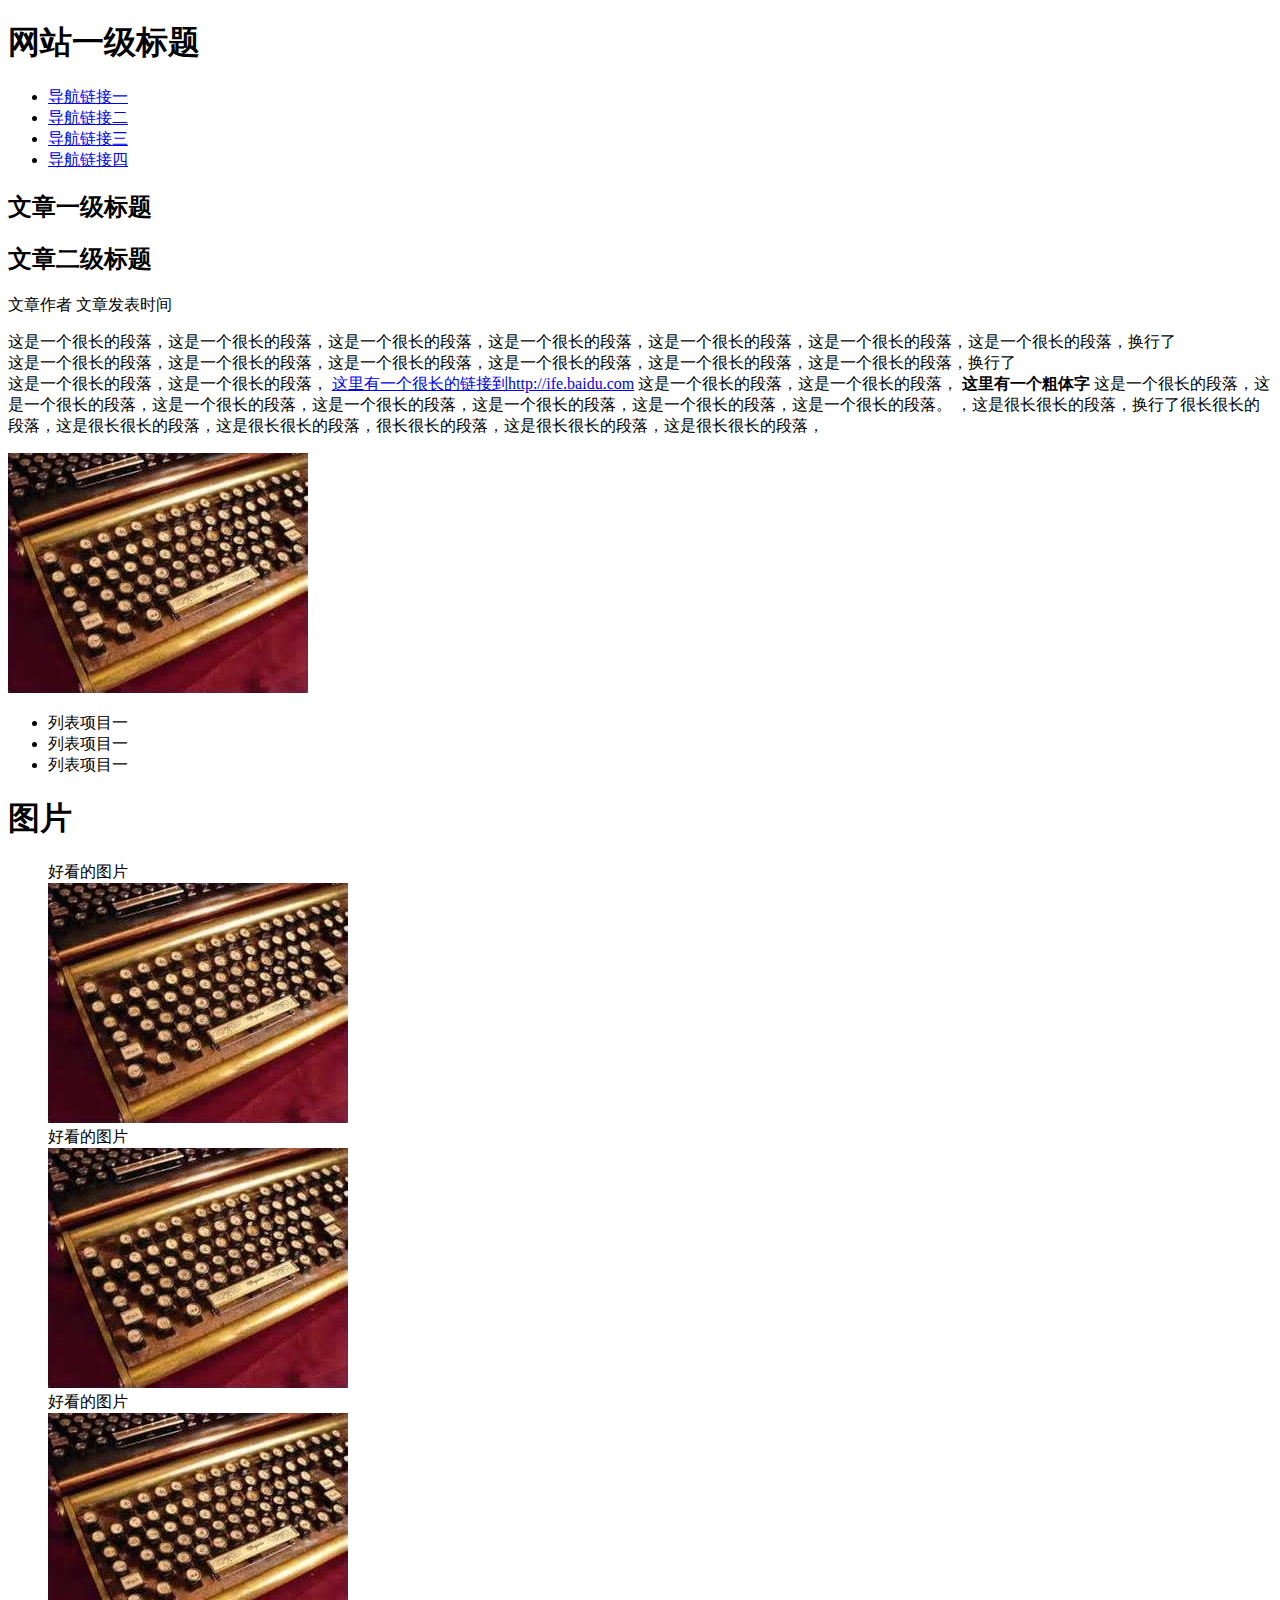
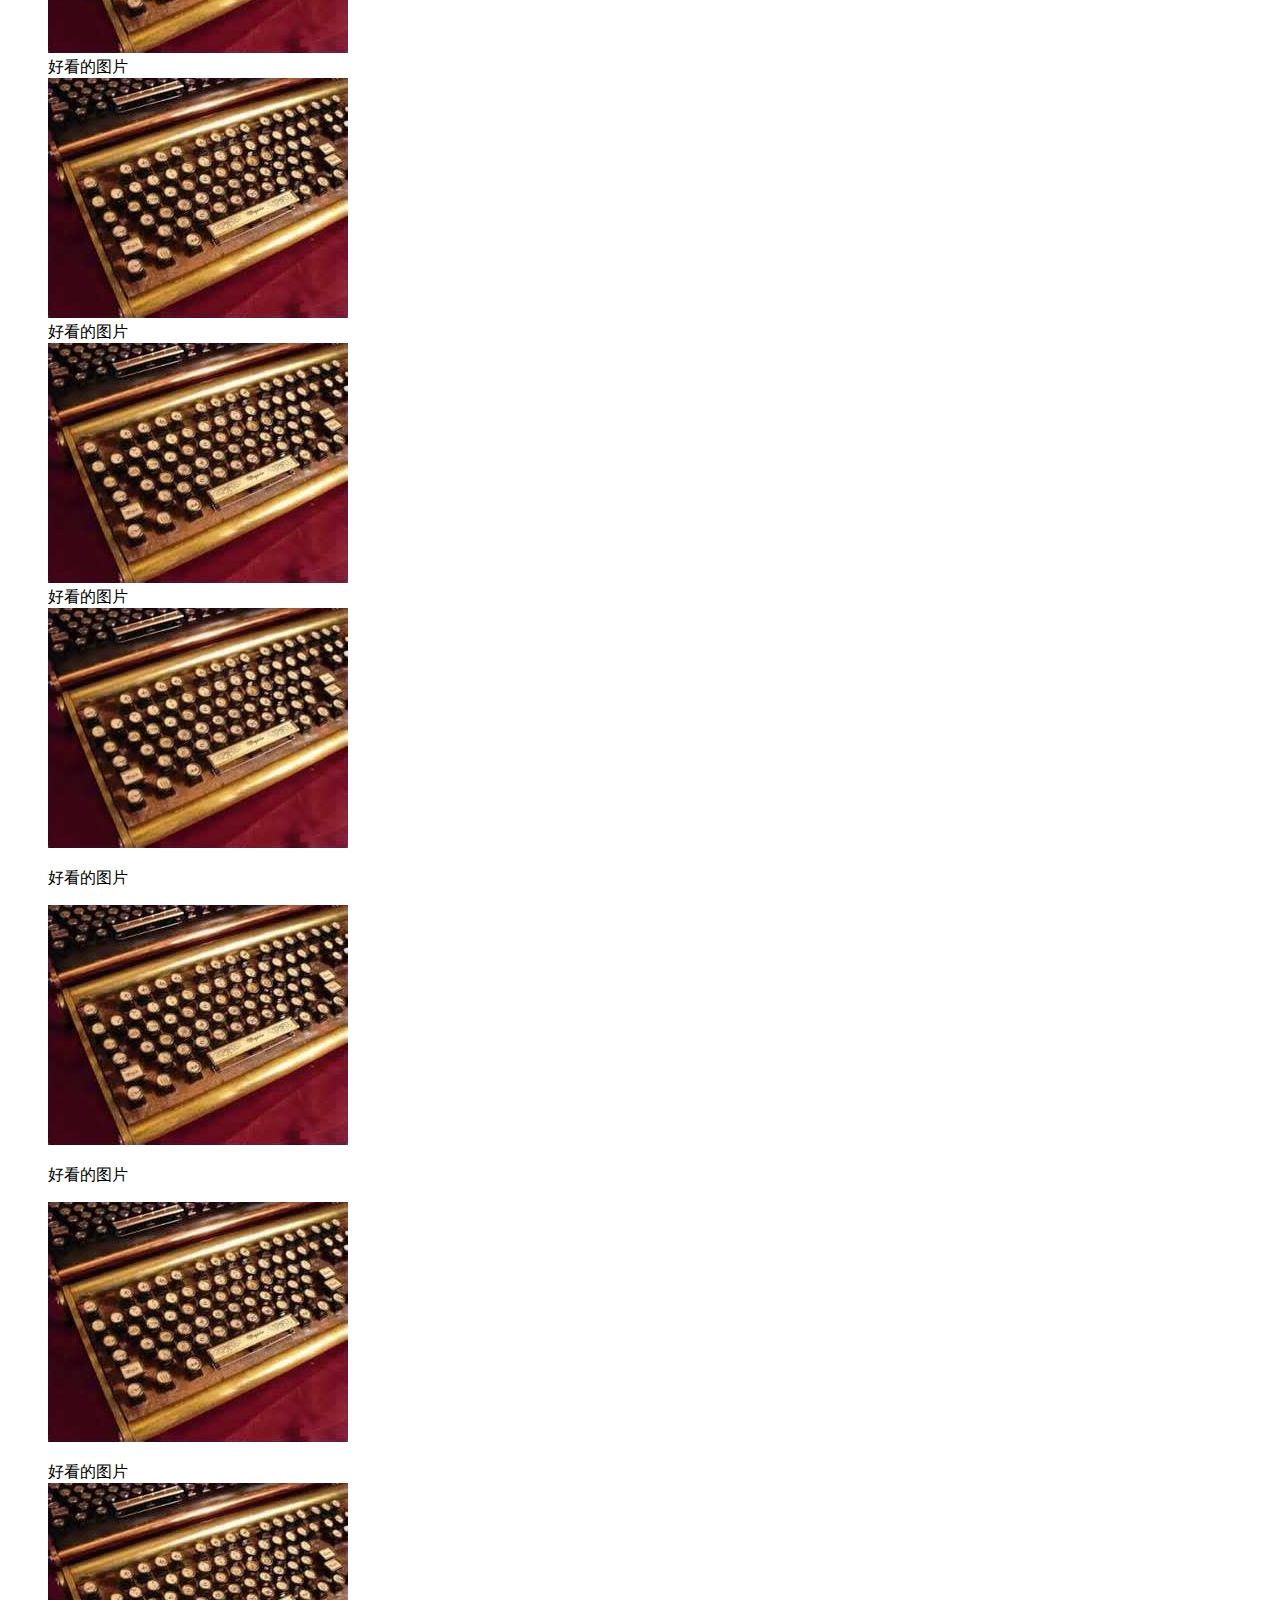
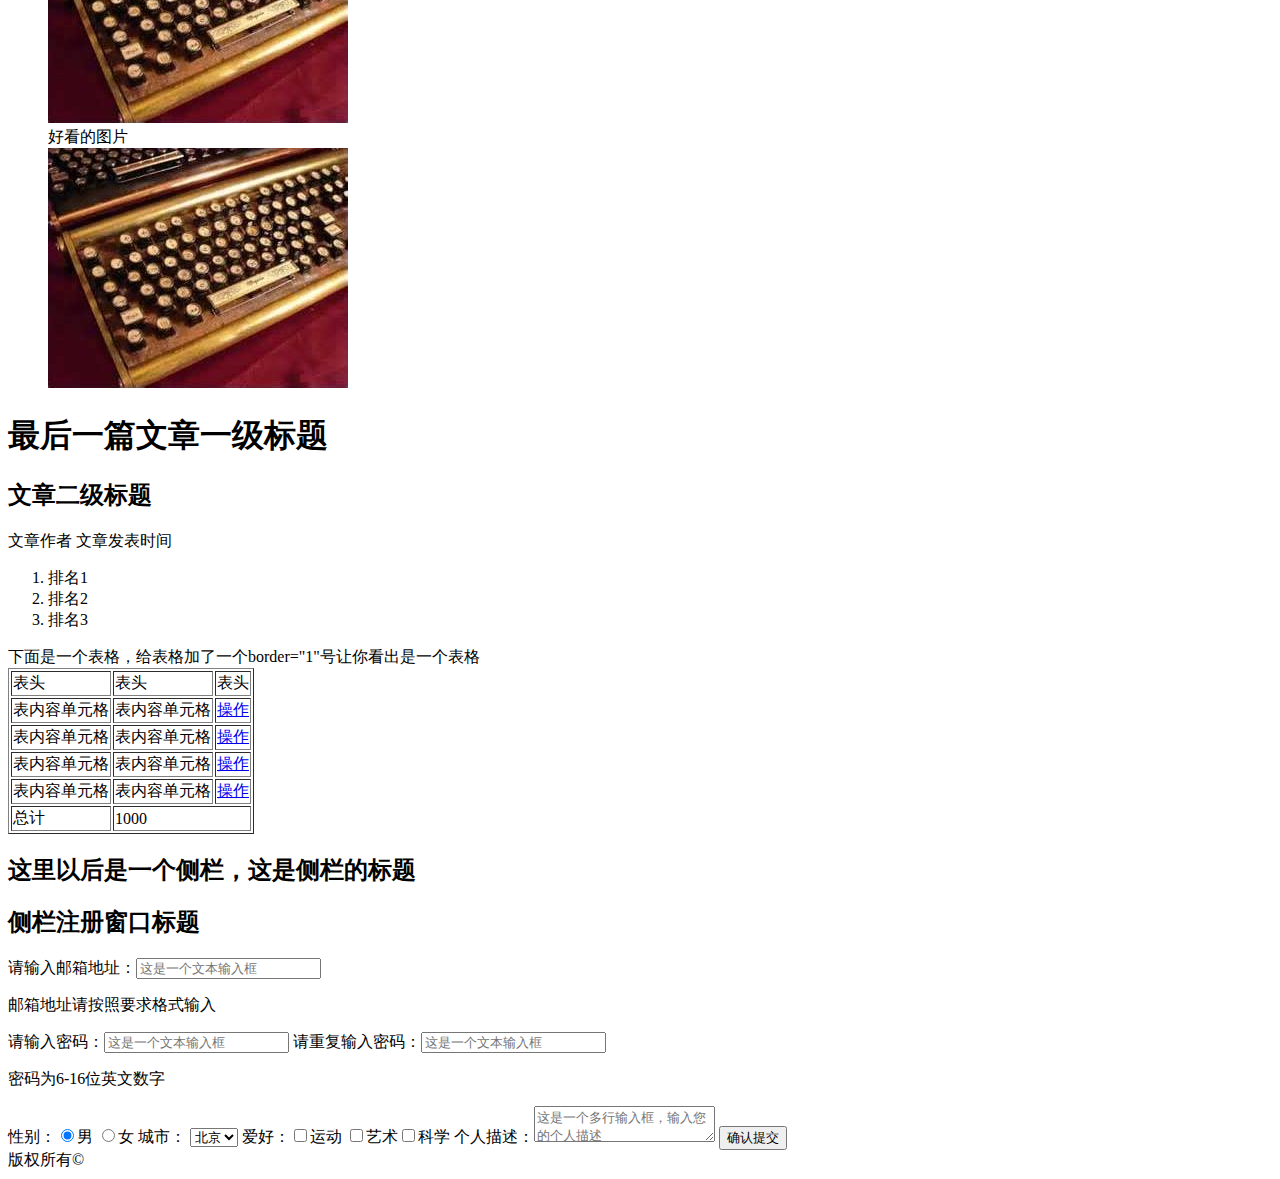
<file: period_1/task1/index.html>
<!DOCTYPE  html>
<html>
<head>
<meta  charset="utf-8" />
<title>baidu_task1</title>
</head>

<body>

    <h1>网站一级标题</h1>
    <ul>
         <li><a href="#">导航链接一</a></li>
         <li><a href="#">导航链接二</a></li>
         <li><a href="#">导航链接三</a></li>
         <li><a href="#">导航链接四</a></li>
    </ul>
    <h2>文章一级标题</h2>
    <h2>文章二级标题</h2>
    <p>文章作者 文章发表时间</p>
  <span>
    这是一个很长的段落，这是一个很长的段落，这是一个很长的段落，这是一个很长的段落，这是一个很长的段落，这是一个很长的段落，这是一个很长的段落，换行了
</span>
<br/>

<span>
    这是一个很长的段落，这是一个很长的段落，这是一个很长的段落，这是一个很长的段落，这是一个很长的段落，这是一个很长的段落，换行了
</span>
<br/>
<span>
    这是一个很长的段落，这是一个很长的段落，
    <a href="javascript:;">这里有一个很长的链接到http://ife.baidu.com</a>
    这是一个很长的段落，这是一个很长的段落，
    <b>这里有一个粗体字</b>
    这是一个很长的段落，这是一个很长的段落，这是一个很长的段落，这是一个很长的段落，这是一个很长的段落，这是一个很长的段落，这是一个很长的段落。
</span>，这是很长很长的段落，换行了很长很长的段落，这是很长很长的段落，这是很长很长的段落，很长很长的段落，这是很长很长的段落，这是很长很长的段落，</p>   
    <img  src="task1.jpg" title="图片"/>
    <ul>
        <li>列表项目一</li>
        <li>列表项目一</li>
        <li>列表项目一</li>
    </ul>
    <h1>图片</h1>
     <dl>
                <dd>
                    <div>
                        <span>好看的图片</span>
                        <div><img src="task1.jpg" alt="3"/></div>
                    </div>
                </dd>
                <dd>
                    <div>
                        <span>好看的图片</span>
                        <div><img src="task1.jpg" alt="4"/></div>
                    </div>
                </dd>
                <dd>
                    <div>
                        <span>好看的图片</span>
                        <div><img src="task1.jpg" alt="5"/></div>
                    </div>
                </dd>
                <dd>
                    <div>
                        <span>好看的图片</span>
                        <div><img src="task1.jpg" alt="6"/></div>
                    </div>
                </dd>
                <dd>
                    <div>
                        <span>好看的图片</span>
                        <div><img src="task1.jpg" alt="7"/></div>
                    </div>
                </dd>
                <dd>
                    <div>
                        <span>好看的图片</span>
                        <div><img src="task1.jpg" alt="8"/></div>
                    </div>
                </dd>
                <dd>
                    <p>
                        <span>好看的图片</span>
                    <div><img src="task1.jpg" alt="9"/></div>
                    </p>
                </dd>
                <dd>
                    <p>
                        <span>好看的图片</span>
                    <div><img src="task1.jpg" alt="10"/></div>
                    </p>
                </dd>
                <dd>
                    <div>
                        <span>好看的图片</span>
                        <div><img src="task1.jpg" alt="11"/></div>
                    </div>
                </dd>
                <dd>
                    <div>
                        <span>好看的图片</span>
                        <div><img src="task1.jpg" alt="12"/></div>
                    </div>
                </dd>
            </dl>
     <h1>最后一篇文章一级标题</h1>
     <h2>文章二级标题</h2>
     <p>文章作者  文章发表时间</p>
     <ol>
         <li>排名1</li>
         <li>排名2</li>
         <li>排名3</li>
     </ol>
     <table border="1">
            <thead>下面是一个表格，给表格加了一个border="1"号让你看出是一个表格</thead>
            <tbody>
               <tr >
                 <td>表头</td>
                 <td>表头</td>
                 <td>表头</td>
            </tr>
            <tr>
                  <td>表内容单元格</td>
                  <td>表内容单元格</td>
                  <td><a href="#">操作</a></td>
            </tr>
            <tr>
                  <td>表内容单元格</td>
                  <td>表内容单元格</td>
                  <td><a href="#">操作</a></td>
            </tr>
            <tr>
                  <td>表内容单元格</td>
                  <td>表内容单元格</td>
                  <td><a href="#">操作</a></td></tr>
            <tr>
                  <td>表内容单元格</td>
                  <td>表内容单元格</td>
                  <td><a href="#">操作</a></td></tr>
            <tr>
                   <td>总计</td>
                   <td colspan="2">1000</td>
            </tr>
            </tbody>       
     </table>
      <h2>这里以后是一个侧栏，这是侧栏的标题</h2>
      <h2>侧栏注册窗口标题</h2>
      <form>
        <label id="addr" for="addr">请输入邮箱地址：<input type="text" id="addr" placeholder="这是一个文本输入框"/></label>
        <p>邮箱地址请按照要求格式输入</p>
        <label id="password1" for="password1">请输入密码：<input type="password" id="password1" placeholder="这是一个文本输入框"/></label>
        <label id="password2" for="password2">请重复输入密码：<input type="password" id="password2" placeholder="这是一个文本输入框"/></label>
        <p>密码为6-16位英文数字</p>
        <label  for="radio">性别：<input type="radio" name="gender" checked= "checked"/>男 <input type="radio" name="gender"/>女</label>
        <label >城市：
               <select> 
                      <option>北京</option>
                      <option>上海</option>
                      <option>广州</option>
                      <option>深圳</option>
               </select>
        </label>
         <label >爱好：<input type="checkbox"/>运动 <input type="checkbox" />艺术<input type="checkbox" />科学</label>
         <label >个人描述：<textarea placeholder="这是一个多行输入框，输入您的个人描述"></textarea></label>
         <label ><input type="submit" value="确认提交" /></label>
      </form>
    <footer>版权所有&copy;</footer>
</body> 
</html>
</file>
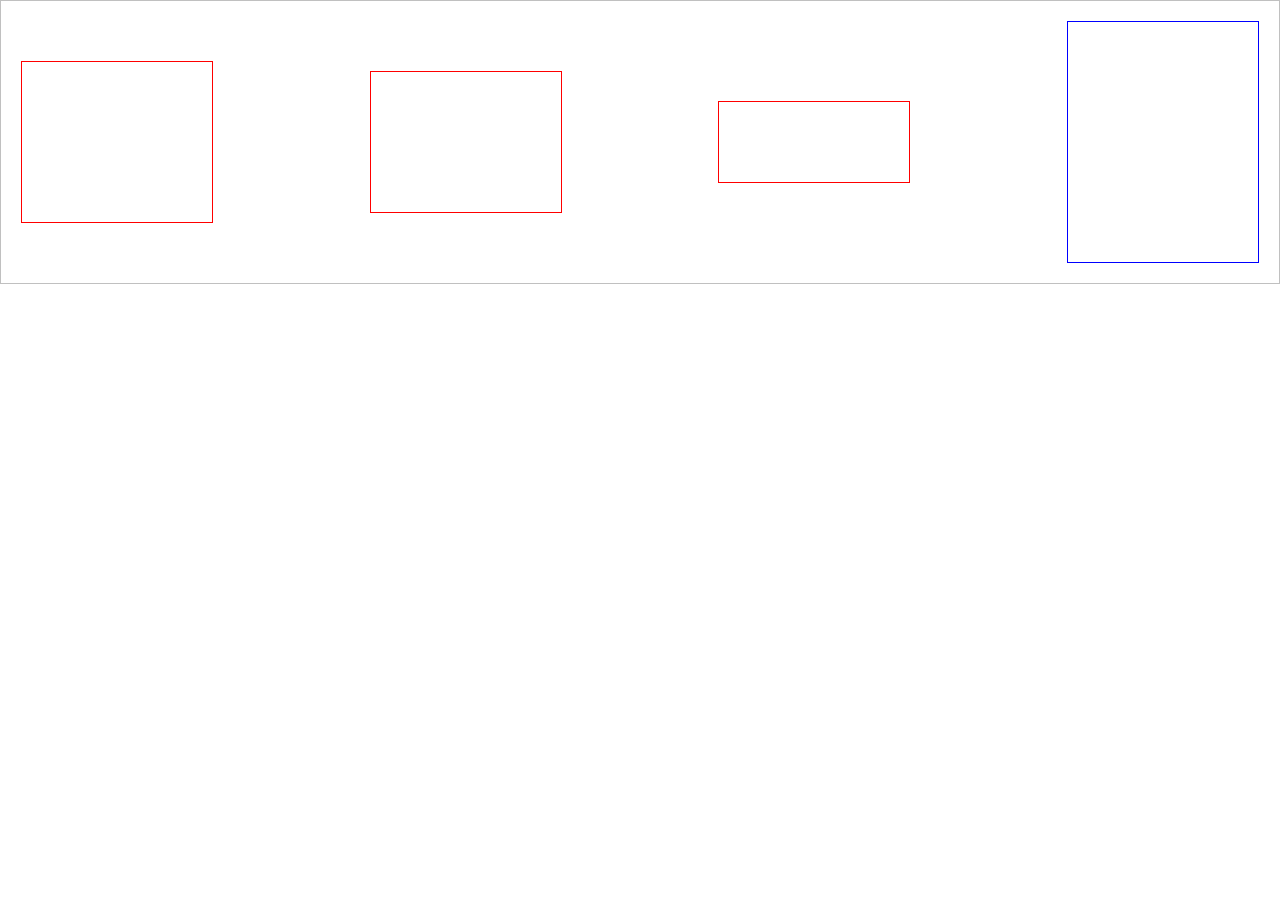
<file: period_1/task10/index.html>
<!DOCTYPE html>
<html>
	<head>
		<meta charset="utf-8" />
		<title></title>
		<style type="text/css">
			html,body{margin: 0;padding: 0;min-width: 640px;}
			div{padding: 20px;}
			.continer{display: flex;flex-flow: row wrap;justify-content: space-between; align-items: center; padding: 20px; border: 1px solid silver;min-width: 640px;}
			.item{width: 150px;border: 1px solid #f00;order: 1;}
			.item1{height: 120px;}
			.item2{height: 100px;}
			.item3{height: 40px;}
			.item4{height: 200px;border: 1px solid #00f;}
			@media only screen and (max-width: 640px) {
				.continer{justify-content: space-between; align-items: flex-start;}
				.item4{order: -1;}

			}
		</style>
	</head>
	<body>
		<div class="continer">
			<div class="item item1"></div>
			<div class="item item2"></div>
			<div class="item item3"></div>
			<div class="item item4"></div>
		</div>
	</body>
</html>
</file>
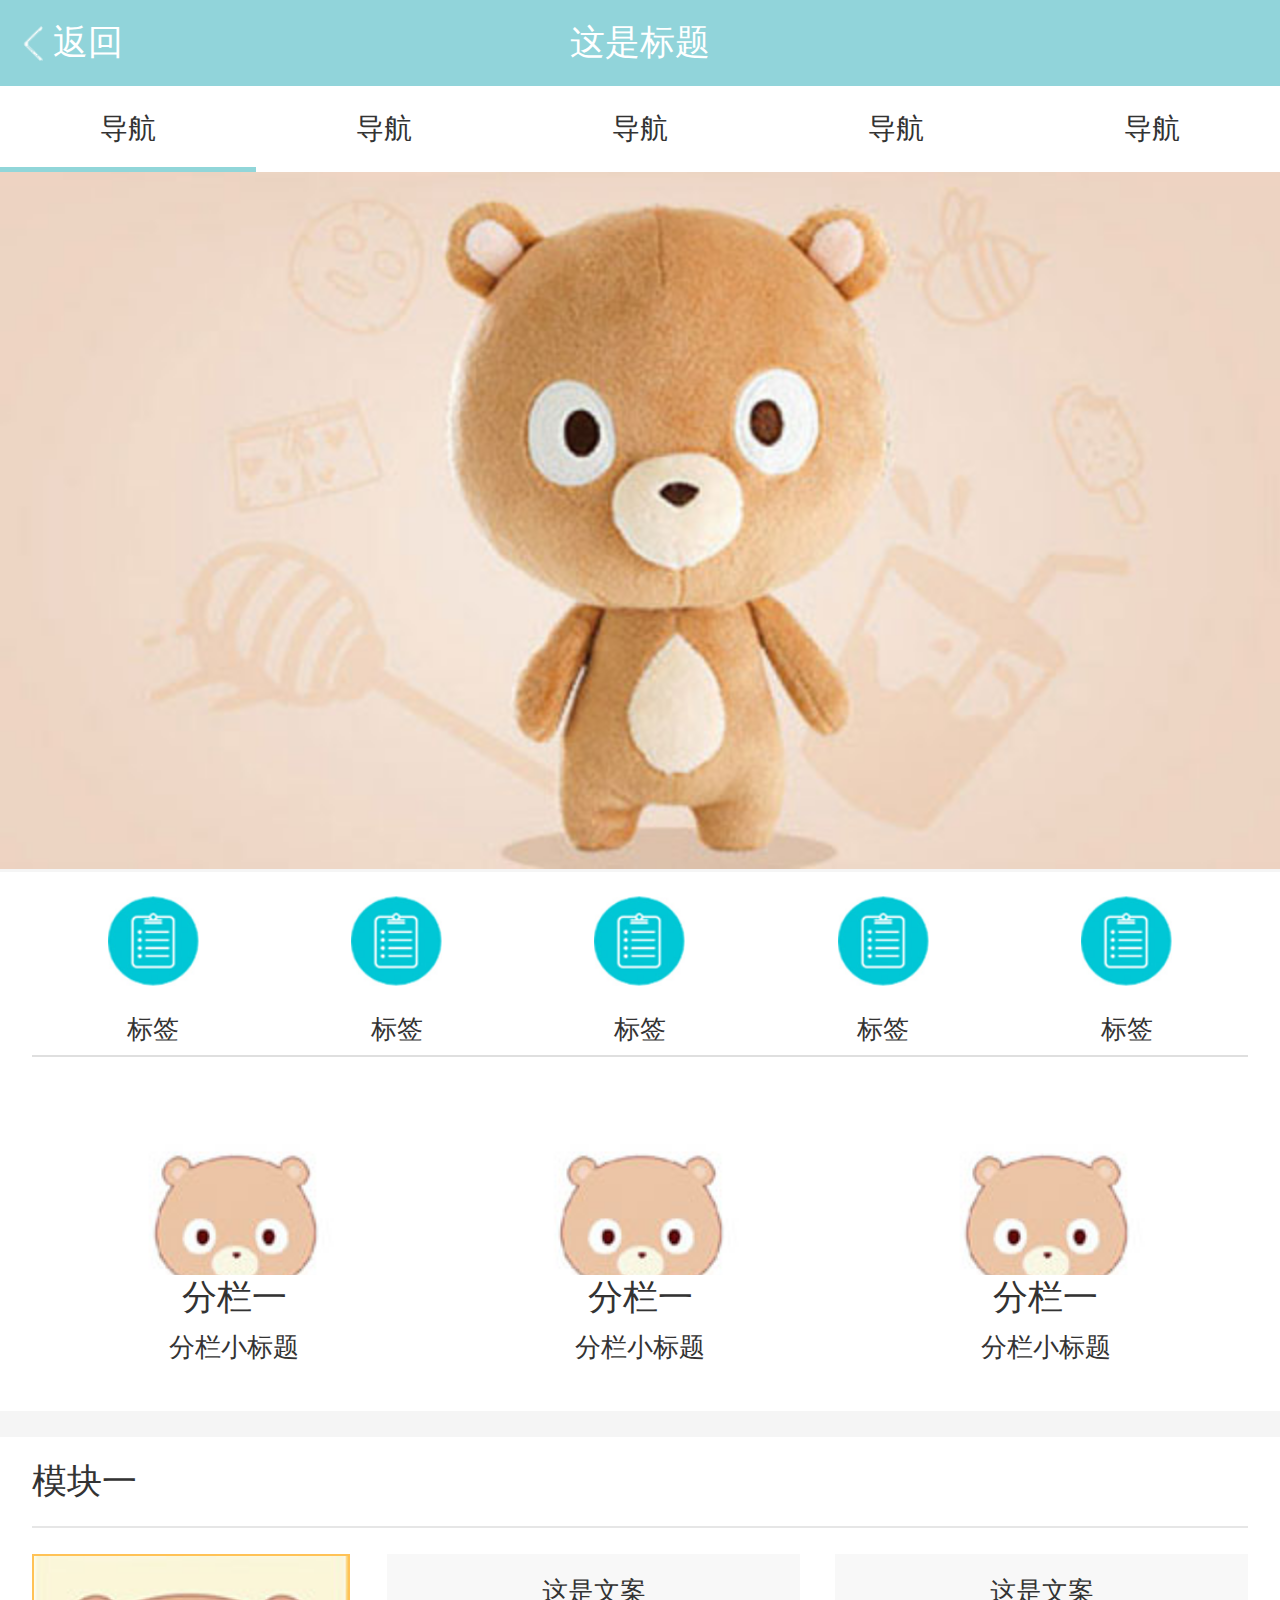
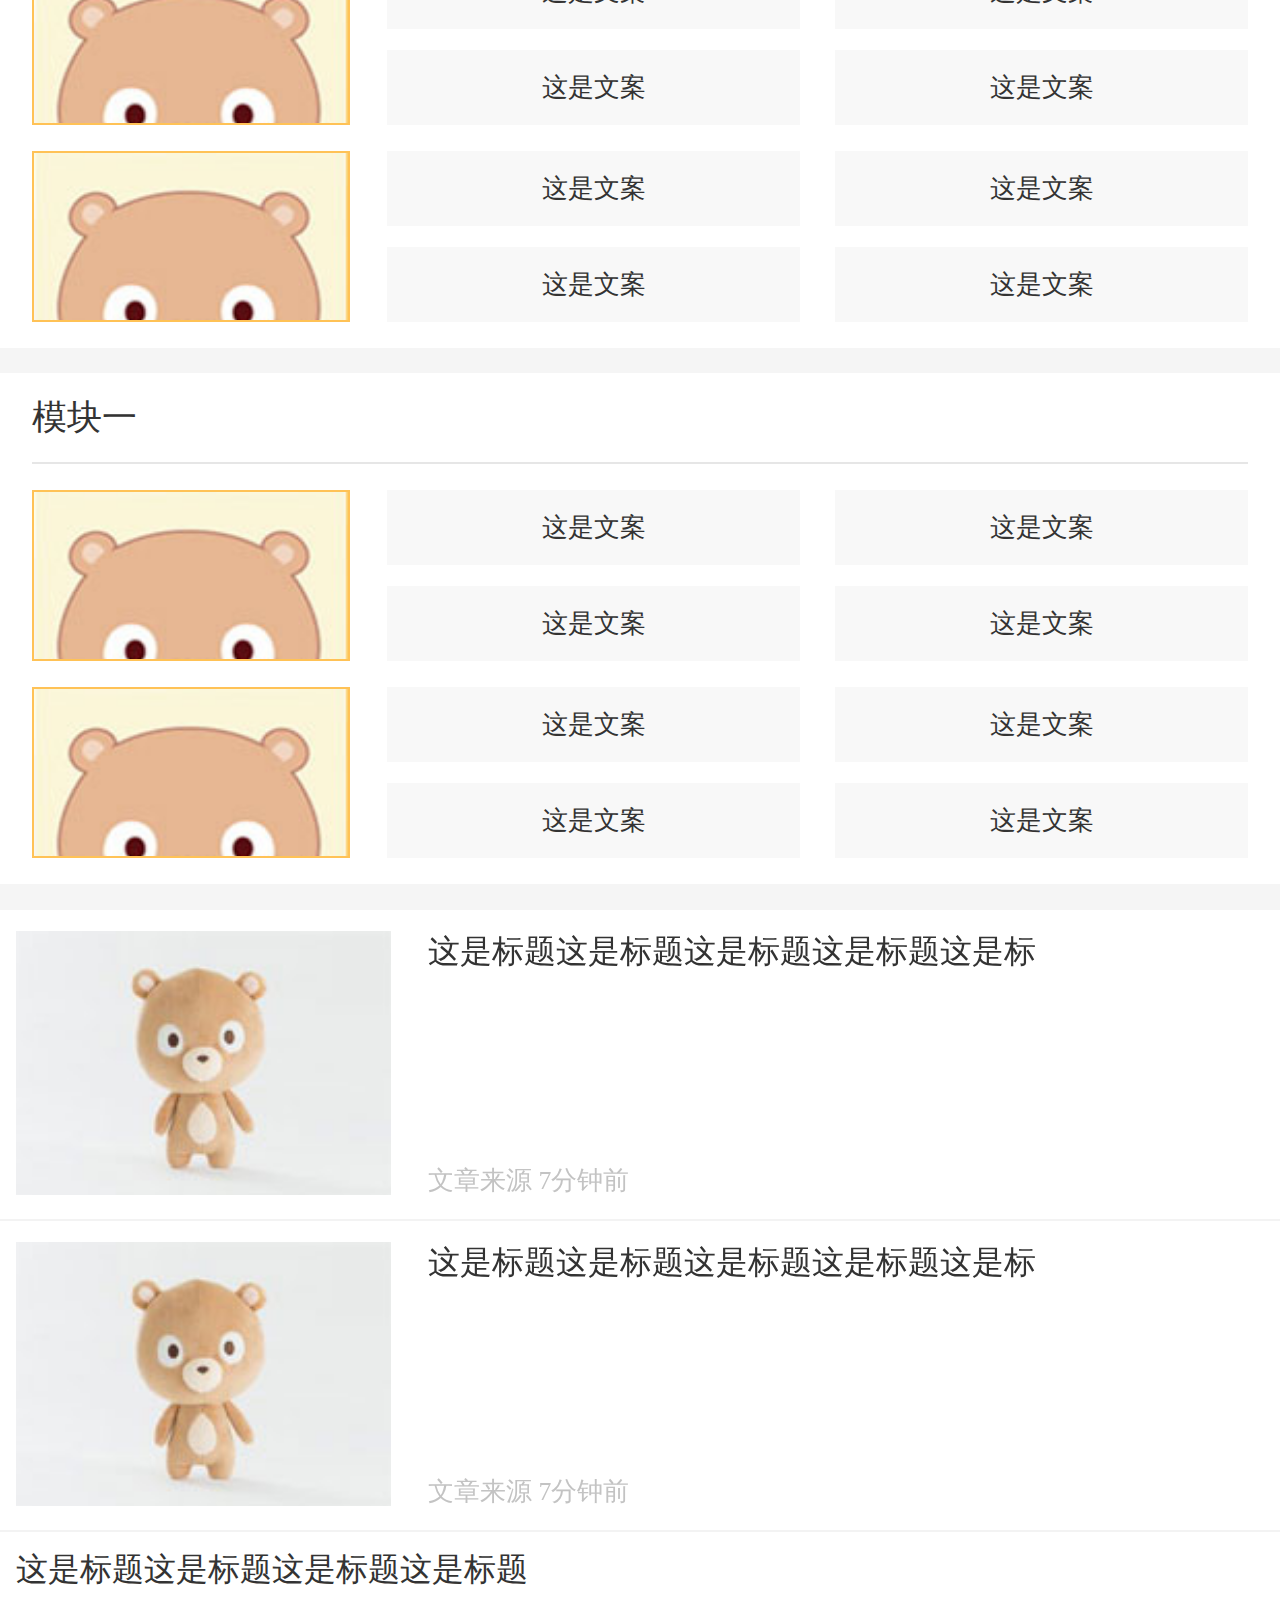
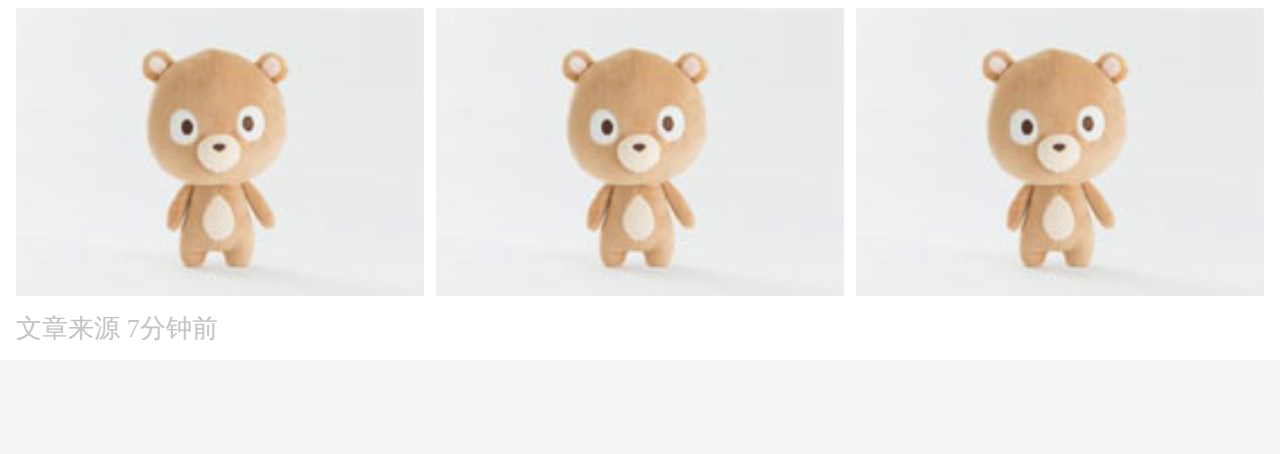
<file: period_1/task11/index.html>
﻿
<!DOCTYPE html>
<html>
	<head>
		<meta charset="utf-8" />
		<meta http-equiv="X-UA-Compatible" content="IE=edge,chrome=1" />
		<meta name="renderer" content="webkit">
		<meta http-equiv="X-UA-Compatible" content="IE=Edge,chrome=1">
		<meta http-equiv="Cache-Control" content="no-siteapp" />
		<meta name="apple-mobile-web-app-capable" content="yes" />
		<meta name="format-detection" content="telephone=no" />
		<script src="js/mobile-util.js" type="text/javascript" charset="utf-8"></script>
		<link rel="stylesheet" href="css/reset.css" />
		<title></title>
		<style type="text/css">
			body{font-family: "微软雅黑";}
			*{box-sizing: border-box;-webkit-box-sizing: border-box;}
			a{-webkit-tap-highlight-color:transparent;}
			a:active,a:visited,a:hover{color: #333333;}
			
			.top-bar{position: fixed;top: 0;left: 0;width: 100%; height: 1.825rem;line-height: 1.825rem;font-size: 0.75rem; background: #91d4da;color: #fff;}
			.top-bar a{position:absolute;left: 0; padding-left: 1.125rem; line-height: 1.825rem; color: #FFFFFF;background: url(img/back.png) no-repeat 0.5rem 0.55rem/0.45rem 0.77rem;}
			.top-bar h1{text-align: center;}
			.nav-bar{position: fixed;top: 1.825rem;width: 100%; height: 1.85rem;display: -webkit-flex;display:flex;-webkit-flex-flow:row nowrap;flex-flow:row nowrap;background: #fff;}
			.nav-bar a{line-height: 1.85rem;text-align: center; font-size: 0.6rem; flex: 1 1 auto; -webkit-flex: 1 1 auto;}
			.nav-bar .active{border-bottom:0.125rem solid #91d6d9 ;}
			.main-con{width: 100%; padding-top: 3.65rem;overflow-y: auto;background: #f5f5f5;}
			.banner{width: 100%;}
			.banner .imgbox{width: 100%;min-height: 8.75rem;overflow: hidden;}
			.imgbox img{width: 100%;border: none;}
			.wrapper{padding: 0.5rem 0.675rem;}
			.section1{height: 4.75rem;background: #fff;}
			.section1 .labelbox{width: 100%;height: 3.45rem;border-bottom: 2px solid #dfdfdf;display: -webkit-flex; display: flex;-webkit-flex-flow: row nowrap;flex-flow: row nowrap;-webkit-justify-content: space-around;justify-content: space-around;}
			.section1 .labelbox li{width:1.95rem;}
			.section1 .labelbox li span{display: block;height: 1.925rem;margin-bottom: 0.45rem; background: url(img/未标题-2.png) no-repeat 0 0rem/100% 100%;}
			.section1 .labelbox li a{display: block;line-height: 1rem;font-size: 0.55rem;text-align: center;}
			.section2{height: 6.75rem;background: #fff;}
			.section2 .columnbox{display: flex;display: -webkit-flex;-webkit-flex-flow: row nowrap;flex-flow: row nowrap; height: 5.5rem;}
			.section2 .columnbox .item-column{flex: 1 1 auto;}
			.section2 .columnbox .item-column .imgbox{width: 100%;height: 3.35rem; overflow: hidden;}
			.section2 .columnbox .item-column .imgbox img{width: 100%;border: none;}
			.section2 .columnbox .item-column h2{line-height: 1rem;font-size: 0.75rem;text-align: center;}
			.section2 .columnbox .item-column h3{line-height: 1.1rem;font-size: 0.55rem; text-align: center;}
			.section3{padding: 0 0.675rem;background: #fff;margin-top: 0.55rem;}
			.section3 h2{line-height: 1.9rem;font-size: 0.75rem; border-bottom: 0.05rem solid #e6e6e6;}
			.section3 .section_item{display: flex;display: -webkit-flex;-webkit-flex-flow: row nowrap;flex-flow: row nowrap;-webkit-justify-content: space-between;justify-content: space-between;padding-top: 0.55rem ;}
			.section3 .section_item:last-of-type{padding-bottom: 0.55rem;}
			.section3 .section_item .imgbox{width: 100%;height: 3.65rem; overflow: hidden;border: 0.05rem solid #ffc256;}
			.section3 .section_item .titleimg{width: 26.2%;}
			.section3 .section_item .text_case{width: 70.8%;display: -webkit-flex;display: flex;-webkit-flex-flow: row wrap;flex-flow: row wrap;-webkit-justify-content: space-between;justify-content: space-between;-webkit-align-content:space-between;align-content:space-between;}
			.section3 .section_item .text_case h3{-webkit-flex: 0 1 48%;flex: 0 1 48%;text-align: center;font-size: 0.55rem; line-height: 1.6rem;background: #f8f8f8;}
			.section4{background: #fff;margin: 0.55rem 0 2rem;}
			.section4 .article-item{ display: flex;display: -webkit-flex;-webkit-flex-flow:row nowrap;flow:row nowrap;-webkit-justify-content: space-between;justify-content: space-between;padding: 0.45rem 0.35rem;border-bottom: 0.05rem solid #f3f3f3;}
			.section4 .article-item .imgbox{-webkit-flex: 0 1 30%;flex: 0 1 30%; overflow: hidden;}
			.section4 .article-item .article-con{-webkit-flex: 0 1 67%;flex: 0 1 67%;position: relative;}
			.section4 .article-item .article-con h3{line-height: 0.9rem;font-size: 0.675rem;}
			.section4 .article-item .article-con p{position: absolute;bottom: 0;left: 0; line-height: 0.7rem;font-size: 0.55rem;color: #c3c3c3;}
			.section4 .article-item-gat{padding: 0 0.35rem;}
			.section4 .article-item-gat h3{line-height: 1.625rem;font-size: 0.675rem;}
			.section4 .article-item-gat .titleimg{display: flex;display: -webkit-flex;-webkit-flex-flow:row nowrap ;flex-flow:row nowrap ;-webkit-justify-content: space-between;justify-content: space-between;}
			.section4 .article-item-gat .titleimg .imgbox{flex: 0 0 32.7%;-webkit-flex: 0 0 32.7%;overflow: hidden;}
			.section4 .article-item-gat p{line-height: 1.3rem;font-size: 0.55rem;color: #c3c3c3;}
		</style>
	</head>
	<body>
		<div class="top-bar">
			<a class="back-key">返回</a>
			<h1>这是标题</h1>
		</div>
		<div class="nav-bar">
			<a class="active">导航</a>
			<a>导航</a>
			<a>导航</a>
			<a>导航</a>
			<a>导航</a>
		</div>
		<div class="main-con">
			
			<div class="banner">
				<div class="imgbox">
					<img src="img/banner.jpg"/>
				</div>
			</div>
			<div class="wrapper section1">
				<ul class="labelbox">
					<li>
						<span></span>
						<a>标签</a>
					</li>
					<li>
						<span></span>
						<a>标签</a>
					</li>
					<li>
						<span></span>
						<a>标签</a>
					</li>
					<li>
						<span></span>
						<a>标签</a>
					</li>
					<li>
						<span></span>
						<a>标签</a>
					</li>
				</ul>
			</div>
			<div class="wrapper section2">
				<div class="columnbox">
					<div class="item-column">
						<div class="imgbox">
							<img src="img/demo1.jpg" />
						</div>
						<h2>分栏一</h2>
						<h3>分栏小标题</h3>
					</div>
					<div class="item-column">
						<div class="imgbox">
							<img src="img/demo1.jpg" />
						</div>
						<h2>分栏一</h2>
						<h3>分栏小标题</h3>
					</div>
					
					<div class="item-column">
						<div class="imgbox">
							<img src="img/demo1.jpg" />
						</div>
						<h2>分栏一</h2>
						<h3>分栏小标题</h3>
					</div>
					
					
				</div>
			</div>
			<div class="section3">
				<h2>模块一</h2>
				<div class="section_item">
					<div class="imgbox titleimg">
						<img src="img/titleimg.jpg"/>
					</div>
					<div class="text_case">
						<h3>这是文案</h3>
						<h3>这是文案</h3>
						<h3>这是文案</h3>
						<h3>这是文案</h3>
					</div>
				</div>
				<div class="section_item">
					<div class="imgbox titleimg">
						<img src="img/titleimg.jpg"/>
					</div>
					<div class="text_case">
						<h3>这是文案</h3>
						<h3>这是文案</h3>
						<h3>这是文案</h3>
						<h3>这是文案</h3>
					</div>
				</div>
			</div>
			<div class="section3">
				<h2>模块一</h2>
				<div class="section_item">
					<div class="imgbox titleimg">
						<img src="img/titleimg.jpg"/>
					</div>
					<div class="text_case">
						<h3>这是文案</h3>
						<h3>这是文案</h3>
						<h3>这是文案</h3>
						<h3>这是文案</h3>
					</div>
				</div>
				<div class="section_item">
					<div class="imgbox titleimg">
						<img src="img/titleimg.jpg"/>
					</div>
					<div class="text_case">
						<h3>这是文案</h3>
						<h3>这是文案</h3>
						<h3>这是文案</h3>
						<h3>这是文案</h3>
					</div>
				</div>
			</div>
			<div class="section4">
				<ul>
					<li class="article-item">
						<div class="imgbox">
							<img src="img/demo2.jpg"/>
						</div>
						<div class="article-con">
							<h3>这是标题这是标题这是标题这是标题这是标</h3>
							<p>文章来源 <span>7</span>分钟前</p>
						</div>
					</li>
					<li class="article-item">
						<div class="imgbox">
							<img src="img/demo2.jpg"/>
						</div>
						<div class="article-con">
							<h3>这是标题这是标题这是标题这是标题这是标</h3>
							<p>文章来源 <span>7</span>分钟前</p>
						</div>
					</li>
				</ul>
				<div class="article-item-gat">
					<h3>这是标题这是标题这是标题这是标题</h3>
					<div class="titleimg">
						<div class="imgbox">
							<img src="img/demo2.jpg"/>
						</div>
						<div class="imgbox">
							<img src="img/demo2.jpg"/>
						</div>
						<div class="imgbox">
							<img src="img/demo2.jpg"/>
						</div>
					</div>
					<p>文章来源 <span>7</span>分钟前</p>
				</div>
			</div>
		</div>
	</body>
</html>
</file>
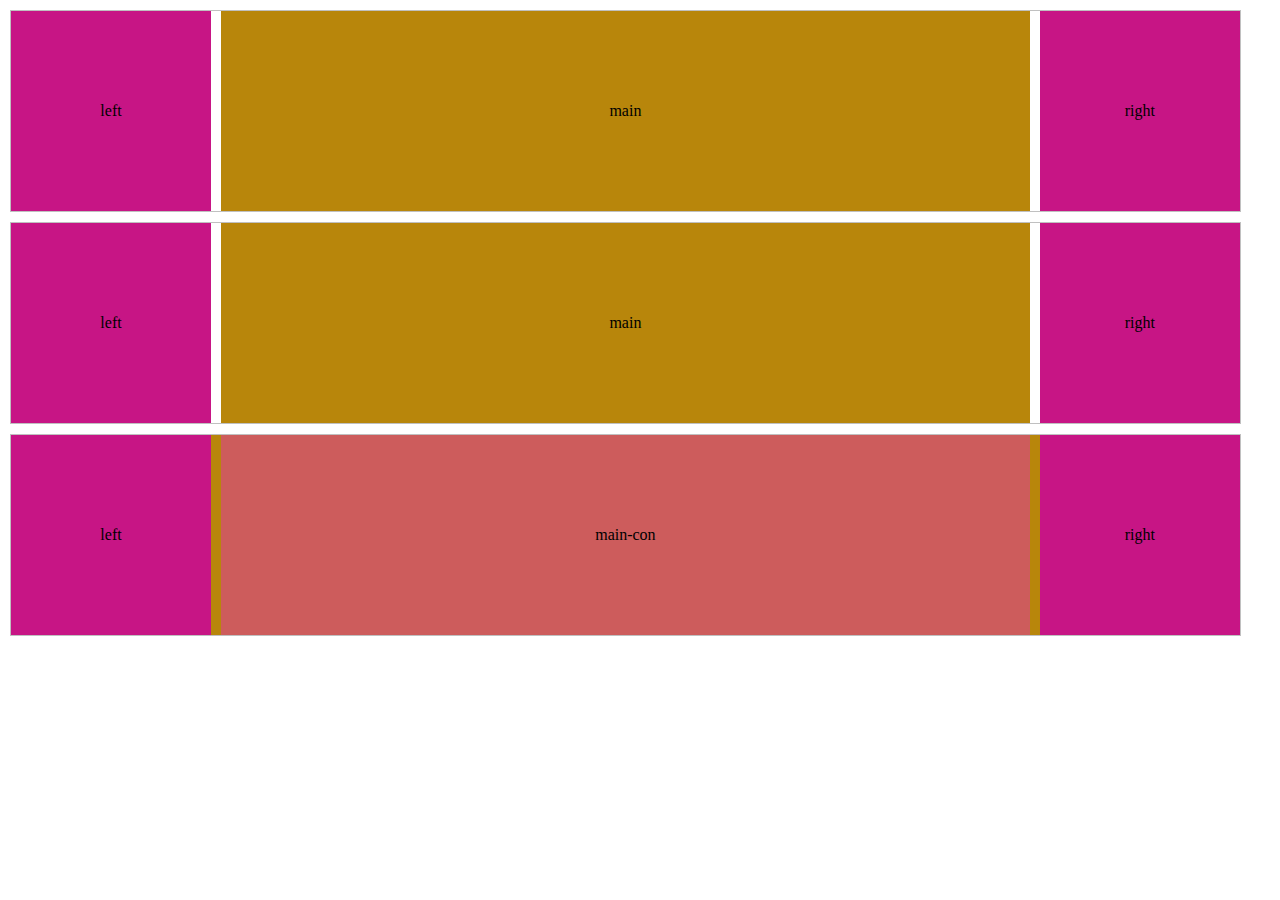
<file: period_1/task3/index.html>
<!DOCTYPE html>
<html>
	<head>
		<meta charset="utf-8" />
		<title>三栏布局</title>
		<style type="text/css">
			body,html{margin: 0;}
			.box{width: 96%;margin: 10px;height: 200px;border: 1px solid silver;position: relative;}
			.left,.right{height: 100%;width: 200px;background: mediumvioletred;line-height: 200px;text-align: center;}
			.main{background: darkgoldenrod;height: 100%;line-height: 200px;text-align: center;}
			.box1 .left,.box1 .right{position: absolute;top: 0;}
			.box1 .left{left: 0;}
			.box1 .right{right: 0;}
			.box1 .main{margin:0 210px;}
			
			.box2 .left{float: left;}
			.box2 .right{float: right;}
			.box2 .main{margin:0 210px;}
			
			.box3 .left{float: left;margin-left: -100%;}
			.box3 .right{float: left;margin-left: -200px;}
			.box3 .main{float: left;width: 100%;}
			.box3 .main .main-con{height: 100%; margin: 0 210px;background: indianred;}
			
		</style>
	</head>
	<body>
		<div class="box box1">
			<div class="left">left</div>
			<div class="main">main</div>
			<div class="right">right</div>
		</div>
		<div class="box box2">
			<div class="left">left</div>
			<div class="right">right</div>
			<div class="main">main</div>
		</div>
		<div class="box box3">
			<div class="main">
				<div class="main-con">main-con</div>
			</div>
			<div class="left">left</div>
			<div class="right">right</div>	
		</div>
	</body>
</html>
</file>
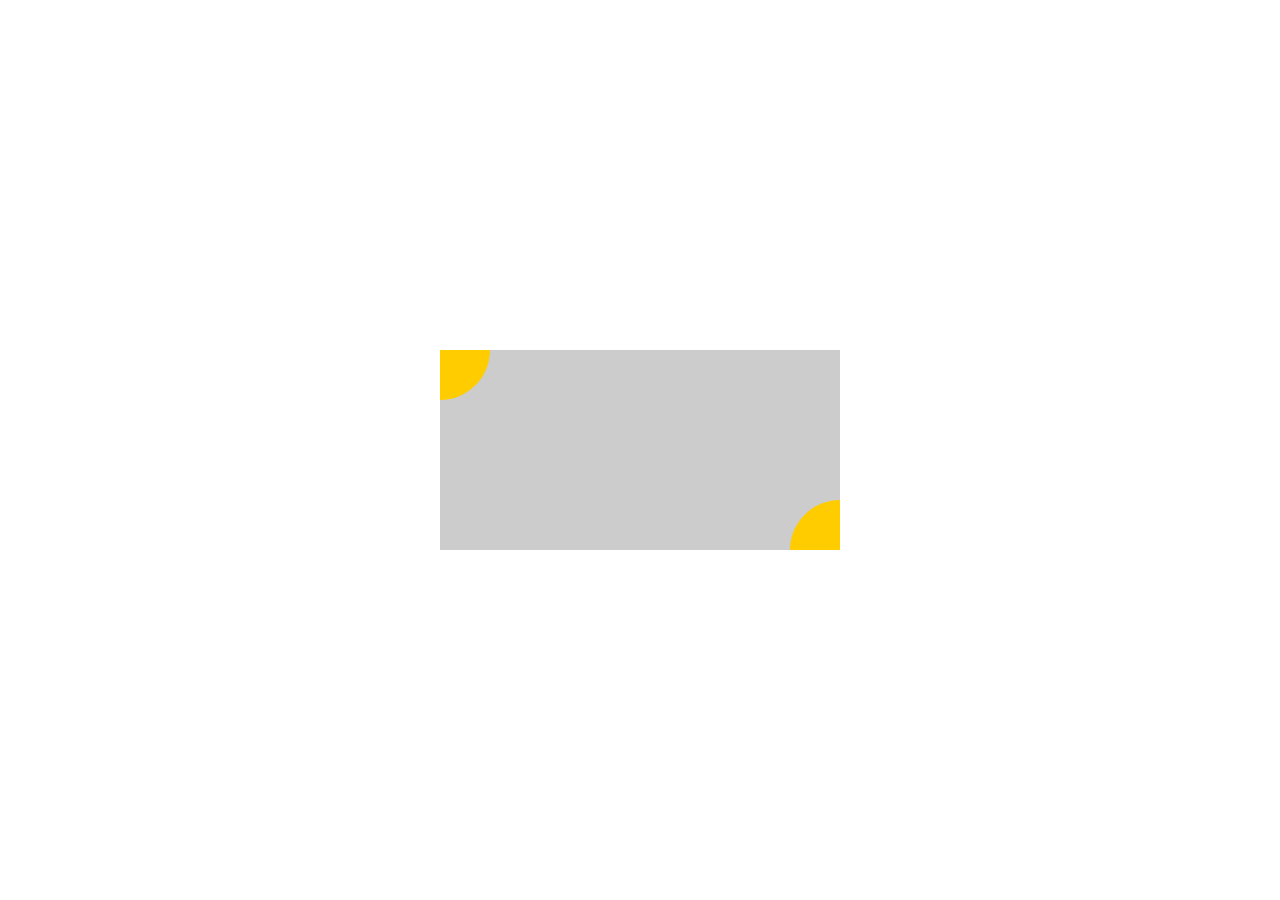
<file: period_1/task4/index.html>
<!DOCTYPE html>
<html>
	<head>
		<meta charset="utf-8" />
		<title>居中布局</title>
		<style type="text/css">
		html,body{margin: 0;height: 100%;}
		body{width: 100%;height: 100%;}
		.wrapper{width: 100%;height: 100%;position: relative;}
		.box{position: absolute;top: 50%;left: 50%;margin: -100px 0 0 -200px; width: 400px;min-height: 200px;background: #ccc;overflow: hidden;}
		.box:before,.box:after{content: '';position: absolute;width: 100px;height: 100px;border-radius: 50%;background: #fc0;}
		.box:before{top: -50px;left:-50px}
		.box:after{bottom: -50px;right:-50px}
		</style>
	</head>
	<body>
		<div class="wrapper">
			<div class="box">
				<p></p>
			</div>
		</div>
	</body>
</html>
</file>
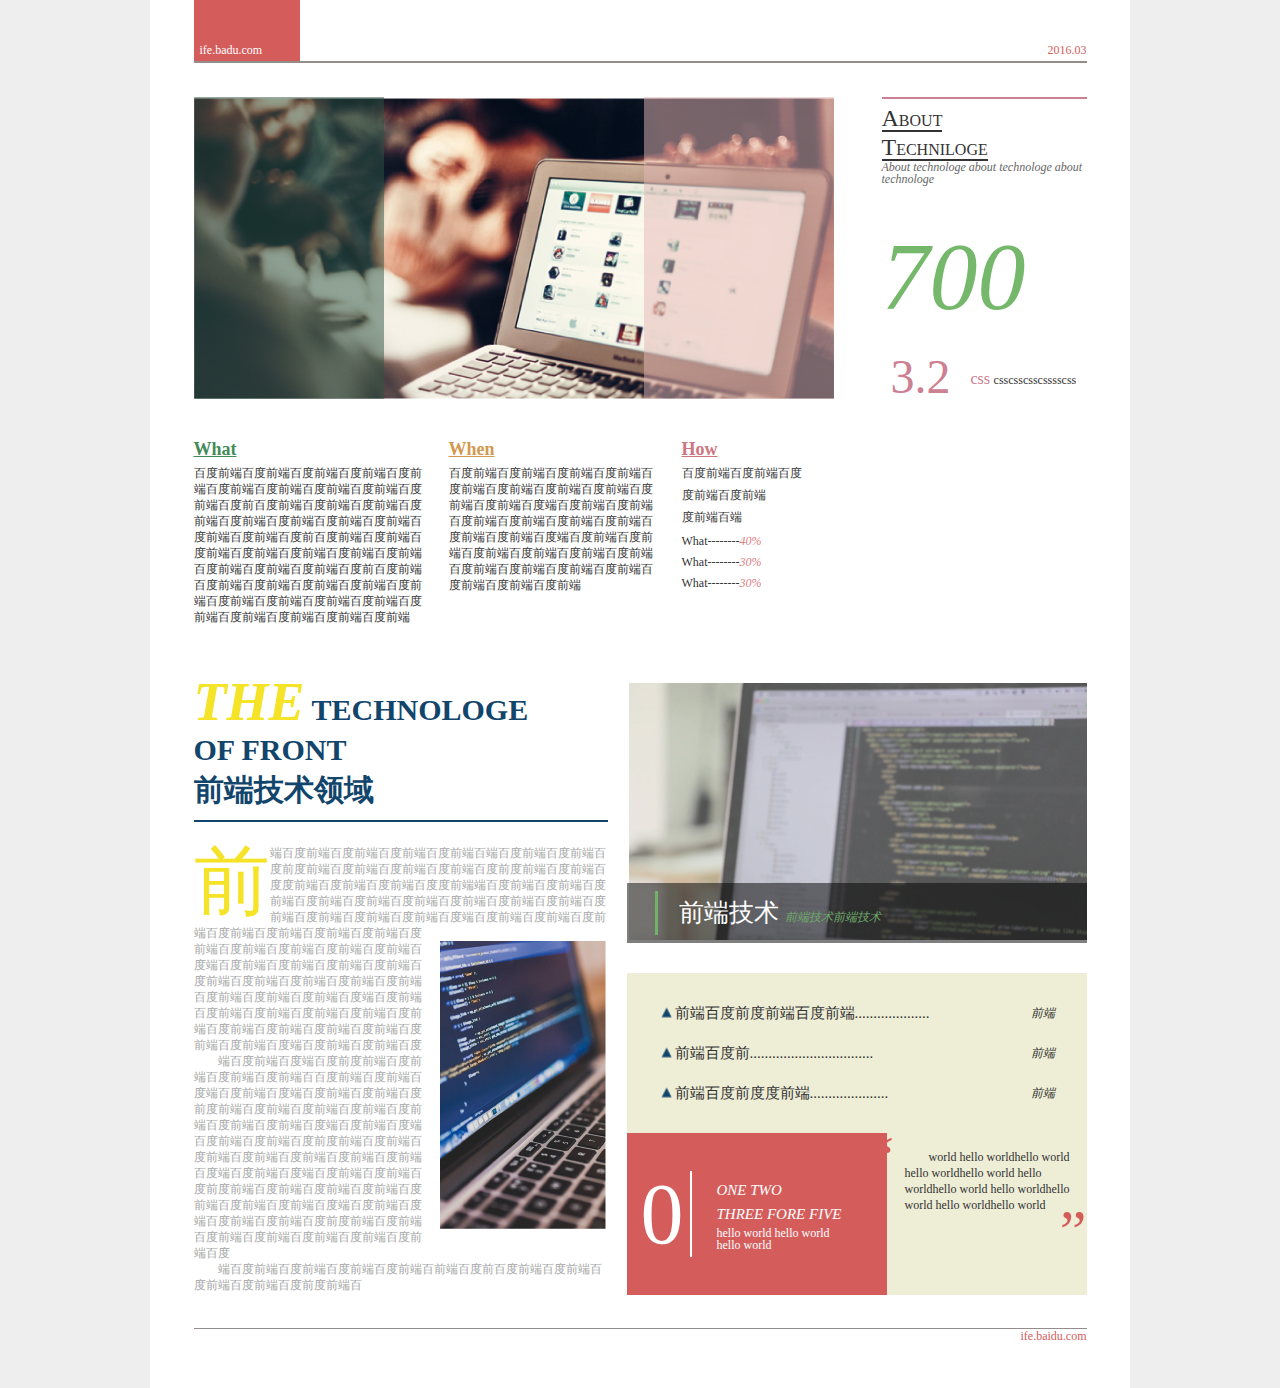
<file: period_1/task6/index.html>
<!DOCTYPE html>
<html>
	<head>
		<meta charset="utf-8" />
		<link rel="stylesheet" href="css/reset.css" />
		<title>ife.badu.com</title>
		<style type="text/css">
			html,body{background: #eeeeee;height: 100%;font-family: "微软雅黑";}
			.wrapperTotal{width: 980px;margin: 0 auto;background: #FFFFFF;}
			.wrapper{width: 893px;margin: 0 auto;}
			.clearfix:after{content: '';display: block;height: 0;visibility: hidden;overflow: hidden;clear: both;}
			.header{height: 61px;border-bottom: 2px solid #938e8c;}
			.header h1{float: left;position: relative; width: 100px;height: 100%;padding-left: 6px; background: #d45d5c;color: #FFFFFF;}
			.header h1 strong{position: absolute;bottom: 0;width: 100%;font-size: 12px; line-height: 21px;}
			.header h4{float: right;width: 70px; height: 100%;position: relative;}
			.header h4 small{position: absolute; bottom:0;width: 100%; font-size:12px;line-height: 21px;text-align: right;color: #d45d5c;}
			.section1{margin-top: 34px;height: 302px;}
			.section1 .banner{float: left;width: 640px;height:100%;background: url(img/banner.png) no-repeat 0 0;background-size: cover;}
			.section1 .banner ul{width: 100%;height: 100%;}
			.section1 .banner li{height: 100%;width: 190px;}
			.section1 .banner li:first-of-type{float: left;background: rgba(43,83,65,0.5);}
			.section1 .banner li:last-of-type{float: right; background: rgba(228,183,182,0.5);}
			.section1 .headInfo{float: right;position: relative; width: 205px;height:100%; border-top: 2px solid #cc8091;}
			.section1 .headInfo h2{margin-top:8px;}
			.section1 .headInfo h2 strong{display:inline-block; font-size: 16px;line-height: 18px; margin-top: 2px;font-weight: normal;border-bottom:2px solid #333333; ;}
			.section1 .headInfo h2 strong:first-of-type{margin-bottom: 4px;}
			.section1 .headInfo h2 strong:first-letter{font-size: 24px;}
			.section1 .headInfo p{font-size: 12px;font-style: italic;color: #676767;line-height: 12px;}
			.section1 .headInfo .num_strong{display: inline-block; margin-top: 34px;font-size: 96px;line-height: 116px;font-style: italic;color: #75b86b;}
			.section1 .headInfo .bot_info{position: absolute;bottom: 0;width: 100%; height: 48px;}
			.section1 .headInfo .bot_info big{float: left;width: 80px; padding-left: 9px; font-size: 48px;line-height: 48px;color: #cc8091;}
			.section1 .headInfo .small{float:left;width: 116px; padding-top: 18px;}
			.section1 .headInfo .small small{font-size: 12px;line-height: 12px;}
			.section1 .headInfo .small small:first-of-type{line-height: 16px;font-size: 16px;color: #cc8091;}
			.section2{margin-top: 34px;}
			.section2 .text_item{float: left;margin-right: 25px;height: 215px;}
			.section2 .text_item h2{font-size: 18px;line-height: 32px;text-decoration: underline;font-weight: bolder;}
			.section2 .text_item p{font-size: 12px;line-height: 16px;}
			.section2 .text_item1{width: 230px;}
			.section2 .text_item1 h2{color:#418c59;}
			.section2 .text_item2{width: 208px;}
			.section2 .text_item2 h2{color:#d2994f;}
			.section2 .text_item3{width: 152px;}
			.section2 .text_item3 h2{color:#cc7680;}
			.section2 .text_item3 p{margin-bottom: 6px;}
			.section2 .text_item3 h3{font-size: 12px;line-height: 21px;}
			.section2 .text_item3 i{font-style: italic;color: #dc807f;}
			.section3{margin-top: 34px;height: 612px;}
			.section3 .mian_section_left{float: left;width: 414px;height: 100%;}
			.section3 .mian_section_right{float: right;width: 460px;height: 100%;}
			.section3 .mian_section_left h2{margin-bottom: 23px;border-bottom: 2px solid #11456b;padding-bottom: 10px;font-size: 30px;line-height: 40px; font-weight: 600;color: #11456b;font-family: "黑体";}
			.section3 .mian_section_left strong{font-size: 54px;font-style: italic;color: #f5e327;font-weight: bold;}
			.section3 .mian_section_left p{ font-size: 12px;line-height: 16px;font-family: "宋体";color: #a5a6a6;text-indent: 2em;}
			.section3 .mian_section_left p:first-of-type:first-letter{float: left;margin: 28px 0px; font-size: 76px;color: #f5e327;font-family: "微软雅黑";}
			.section3 .mian_section_left p:first-of-type{text-indent: 0;}
			.section3 .mian_section_left img{float: right;margin:16px 2px 16px 16px ;width: 166px;height: 288px;}
			.section3 .mian_section_right .imgbox{position: relative;width: 100%;}
			.section3 .mian_section_right .imgbox img{width: 100%;}
			.section3 .mian_section_right .imgbox h2{position: absolute;bottom: 0;left: 0;padding-left: 52px; width: calc(100% - 52px);height: 60px;font-size: 25px;color: #FFFFFF; line-height: 60px; background: rgba(0,0,0,0.5);}
			.section3 .mian_section_right .imgbox h2 i{font-style: italic;font-size: 12px;color: #6faa68;padding-left: 6px;}
			.section3 .mian_section_right .imgbox h2:before{content: '';position: absolute;left: 28px; width: 3px;height: 44px;top: 50%;margin-top: -22px; background: #72b16a;}
			.section3 .mian_section_right .mainInfo1{margin-top: 30px;background: #eeedd6;}
			.section3 .mian_section_right .mainInfo1 ul{padding: 20px 28px;} 
			.section3 .mian_section_right .mainInfo1 ul li{position: relative; height: 40px;padding-left: 20px;font-family: "宋体"; font-size: 15px;line-height: 40px; background: url(img/listStyle.png) no-repeat 6px 14px/11px 11px;overflow: hidden;}
			.section3 .mian_section_right .mainInfo1 ul i{position: absolute;right:0;padding: 0 4px; font-size: 12px;white-space: nowrap; font-style: italic;background:#eeedd6 ;}
			.section3 .mian_section_right .mainInfo2{height: 162px;}
			.section3 .mian_section_right .mainInfo2 .infoLeft{position: relative; float: left;height: 100%; width: 260px;background: #d45d5c;color: #FFFFFF;}
			.section3 .mian_section_right .infoLeft h4{position: absolute; font-size: 86px;line-height: 86px;top: 50%;left: 14px; margin-top: -43px;}
			.section3 .mian_section_right .infoLeft h4:after{content: '';position: absolute;height: 100%;width: 2px;background: #FFFFFF;top:0;right: -8px;}
			.section3 .mian_section_right .infoLeft h5{position: absolute;left: 90px; top: 45px;font-style: italic; font-size: 15px;line-height: 24px;}
			.section3 .mian_section_right .infoLeft p{position: absolute;left: 90px;top: 94px; font-size: 12px;line-height: 12px;}
			.section3 .mian_section_right .infoRight{float: right;width: 198px;height: 100%;}
			.section3 .mian_section_right .infoRight p{text-indent: 2em; position: relative; padding: 16px;font-size: 12px;line-height: 16px;}
			.section3 .mian_section_right .infoRight p:before{position:absolute;top: 16px;left: -45px; content: '“';font-size: 60px;color: #d45d5c;}
			.section3 .mian_section_right .infoRight p:after{position:absolute;bottom: -10px;right: 0; content:  '”';font-size: 60px;color: #d45d5c;}
			.footer{position: relative; border-top:1px solid #938e8c;margin-top: 34px;height: 59px;}
			.footer b{position: absolute;right: 0;font-size: 12px;line-height: 14px;color: #d45d5c;}
		</style>
	</head>
	<body>
		<div class="wrapperTotal">
			<div class="wrapper header">
				<h1>
					<strong>ife.badu.com</strong>
				</h1>
				<h4>
					<small>2016.03</small>
				</h4>
			</div>
			<div class="wrapper section1 clearfix">
				<div class="banner">
					<ul class="clearfix">
						<li></li>
						<li></li>
					</ul>
				</div>
				<div class="headInfo">
					<h2><strong>ABOUT</strong><br /><strong>TECHNILOGE</strong></h2>
					<p>About technologe about technologe about technologe</p>
					<strong class="num_strong">700</strong>
					<div class="bot_info">
						<big>3.2</big>
						<div class="small">
							<small>css</small>
							<small>csscsscsscsssscss</small>
						</div>
					</div>
				</div>
			</div>
			<div class="wrapper section2 clearfix">
				<div class="text_item text_item1">
					<h2>What</h2>
					<p>百度前端百度前端百度前端百度前端百度前端百度前端百度前端百度前端百度前端百度前端百度前百度前端百度前端百度前端百度前端百度前端百度前端百度前端百度前端百度前端百度前端百度前百度前端百度前端百度前端百度前端百度前端百度前端百度前端百度前端百度前端百度前端百度前百度前端百度前端百度前端百度前端百度前端百度前端百度前端百度前端百度前端百度前端百度前端百度前端百度前端百度前端百度前端</p>
				</div>
				<div class="text_item text_item2">
					<h2>When</h2>
					<p>百度前端百度前端百度前端百度前端百度前端百度前端百度前端百度前端百度前端百度前端百度端百度前端百度前端百度前端百度前端百度前端百度前端百度前端百度前端百度端百度前端百度前端百度前端百度前端百度前端百度前端百度前端百度前端百度前端百度前端百度前端百度前端百度前端</p>
				</div>
				<div class="text_item text_item3">
					<h2>How</h2>
					<p>百度前端百度前端百度</p>
					<p>度前端百度前端</p>
					<p>度前端百端</p>
					<h3>What--------<i>40%</i></h3>
					<h3>What--------<i>30%</i></h3>
					<h3>What--------<i>30%</i></h3>
				</div>
			</div>
			<div class="wrapper section3 clearfix">
				<div class="mian_section_left">
					<h2><strong>THE</strong> TECHNOLOGE<br />OF FRONT<br/>前端技术领域</h2>
					<p>前端百度前端百度前端百度前端百度前端百端百度前端百度前端百度前度前端百度前端百度前端百度前端百度前度前端百度前端百度度前端百度前端百度前端百度度前端端百度前端百度前端百度前端百度前端百度前端百度前端百度前端百度前端百度前端百度前端百度前端百度前端百度前<img src="img/demo.png" alt="demo" />端百度端百度前端百度前端百度前端百度前端百度前端百度前端百度前端百度前端百度前端百度前端百度前端百度前端百度端百度前端百度前端百度前端百度前端百度前端百度前端百度前端百度前端百度前端百度前端百度前端百度前端百度端百度前端百度前端百度前端百度前端百度前端百度前端百度前端百度前端百度前端百度前端百度前端百度前端百度端百度前端百度前端百度</p>
					<p>端百度前端百度端百度前度前端百度前端百度前端百度前端百百度前端百度前端百度端百度前端百度端百度前端百度前端百度前度前端百度前端百度前端百度前端百度前端百度前端百度前端百度端百度前端百度端百度前端百度前端百度前度前端百度前端百度前端百度前端百度前端百度前端百度前端百度端百度前端百度端百度前端百度前端百度前度前端百度前端百度前端百度前端百度前端百度前端百度前端百度端百度前端百度端百度前端百度前端百度前度前端百度前端百度前端百度前端百度前端百度前端百度前端百度</p>
					<p>端百度前端百度前端百度前端百度前端百前端百度前百度前端百度前端百度前端百度前端百度前度前端百</p>
				</div>
				<div class="mian_section_right">
					<div class="imgbox">
						<h2>前端技术<i>前端技术前端技术</i></h2>
						<img src="img/demo2.png"/>
					</div>
					<div class="mainInfo1">
						<ul>
							<li>前端百度前度前端百度前端....................<i>前端</i></li>
							<li>前端百度前.................................<i>前端</i></li>
							<li>前端百度前度度前端.....................<i>前端</i></li>
						</ul>
						<div class="mainInfo2">
							<div class="infoLeft">
								<h4>0</h4>
								<h5>ONE TWO <br/>THREE FORE FIVE</h5>
								<p>hello world hello world <br/></br?>hello world</p>
							</div>
							<div class="infoRight">
								<p>world hello worldhello world hello worldhello world hello worldhello world hello worldhello world hello worldhello world  </p>
							</div>
						</div>
					</div>
				</div>
			</div>
			<div class="wrapper footer">
				<b>ife.baidu.com</b>
			</div>
		</div>
	</body>
</html>
</file>
